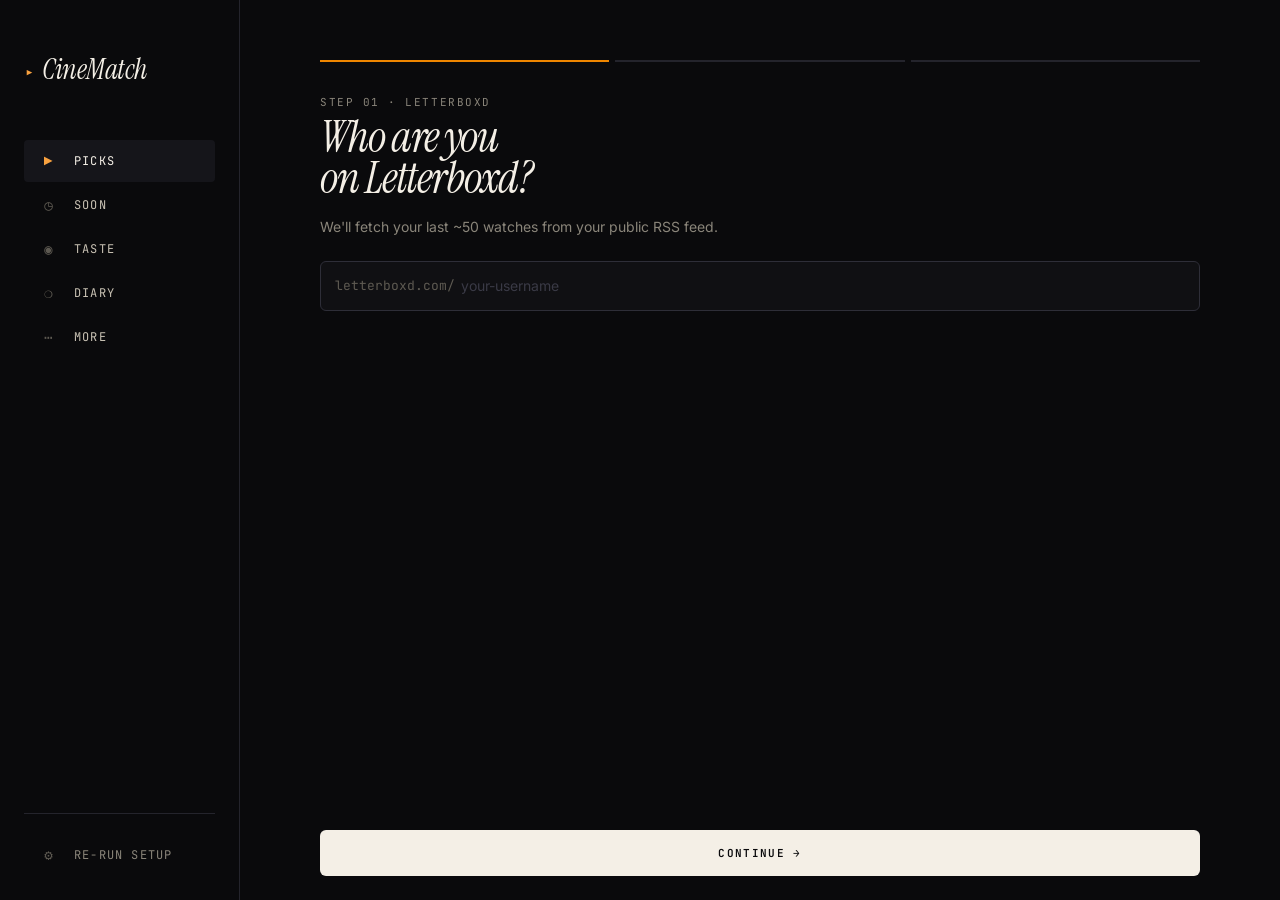
<file: index.html>
<!doctype html>
<html lang="en" data-theme="dark">
<head>
  <meta charset="utf-8" />
  <meta name="viewport" content="width=device-width, initial-scale=1, viewport-fit=cover" />
  <meta name="theme-color" content="#0a0a0c" />
  <meta name="description" content="Personal movie picks from your Letterboxd diary." />
  <title>CineMatch · Personal recommender</title>

  <link rel="manifest" href="/manifest.webmanifest" />
  <link rel="icon" type="image/svg+xml" href="/icons/icon.svg" />
  <link rel="apple-touch-icon" href="/icons/icon.svg" />
  <meta name="apple-mobile-web-app-capable" content="yes" />
  <meta name="apple-mobile-web-app-status-bar-style" content="black-translucent" />
  <meta name="apple-mobile-web-app-title" content="CineMatch" />

  <link rel="preconnect" href="https://fonts.googleapis.com" />
  <link rel="preconnect" href="https://fonts.gstatic.com" crossorigin />
  <link href="https://fonts.googleapis.com/css2?family=Inter:wght@400;500;600&family=Instrument+Serif:ital@0;1&family=JetBrains+Mono:wght@400;500&display=swap" rel="stylesheet" />

  <link rel="stylesheet" href="tokens.css" />
  <link rel="stylesheet" href="style.css" />
</head>
<body>
  <div id="root"></div>
  <noscript>
    <p style="padding:24px;color:#f4efe6;font-family:sans-serif;">CineMatch needs JavaScript enabled.</p>
  </noscript>
  <script type="module" src="app.js"></script>
</body>
</html>
</file>
<file: tokens.css>
/* CineMatch design tokens — editorial neo-noir */

:root {
  /* === Palette: deep ink + bone + amber === */
  --ink-900: #0a0a0c;          /* page background */
  --ink-850: #101013;          /* deep card */
  --ink-800: #15151a;          /* card */
  --ink-750: #1c1c22;          /* elevated card */
  --ink-700: #24242c;          /* hover surface */
  --ink-600: #2e2e38;          /* divider strong */
  --ink-500: #3a3a46;          /* divider */
  --ink-400: #5a5a68;          /* muted icon */

  --bone-100: #f4efe6;         /* primary text */
  --bone-200: #e6e0d4;         /* slightly dimmed */
  --bone-300: #c9c2b4;         /* secondary text */
  --bone-400: #8a857a;         /* tertiary / metadata */
  --bone-500: #5e5a52;         /* deep metadata */

  /* Single warm accent — projector amber */
  --amber-300: oklch(0.86 0.12 70);
  --amber-400: oklch(0.78 0.15 65);
  --amber-500: oklch(0.72 0.17 60);   /* primary accent */
  --amber-600: oklch(0.62 0.16 55);
  --amber-700: oklch(0.52 0.14 50);

  /* Functional */
  --rating-star: var(--amber-400);
  --positive: oklch(0.72 0.13 145);
  --warning: oklch(0.78 0.14 80);
  --danger:  oklch(0.65 0.20 25);

  /* === Type === */
  --font-display: "Instrument Serif", "Times New Roman", serif;
  --font-body: "Inter", -apple-system, system-ui, sans-serif;
  --font-mono: "JetBrains Mono", "SF Mono", ui-monospace, monospace;

  /* Type scale (editorial — generous) */
  --t-mega: clamp(56px, 7vw, 96px);
  --t-display: clamp(40px, 4.5vw, 64px);
  --t-h1: 36px;
  --t-h2: 28px;
  --t-h3: 22px;
  --t-h4: 18px;
  --t-body: 15px;
  --t-small: 13px;
  --t-mono: 12px;
  --t-tiny: 11px;

  /* === Spacing (4px base) === */
  --s-1: 4px;
  --s-2: 8px;
  --s-3: 12px;
  --s-4: 16px;
  --s-5: 20px;
  --s-6: 24px;
  --s-7: 32px;
  --s-8: 40px;
  --s-9: 56px;
  --s-10: 72px;
  --s-11: 96px;

  /* === Radii === */
  --r-1: 2px;
  --r-2: 4px;
  --r-3: 8px;
  --r-4: 12px;
  --r-pill: 999px;

  /* === Shadows / borders === */
  --hairline: 1px solid var(--ink-600);
  --hairline-soft: 1px solid var(--ink-700);
  --shadow-poster: 0 20px 50px -20px rgba(0,0,0,0.8), 0 8px 20px -10px rgba(0,0,0,0.6);
  --shadow-card: 0 4px 12px -4px rgba(0,0,0,0.5);

  /* Motion */
  --ease-out: cubic-bezier(0.22, 0.61, 0.36, 1);
  --ease-emphasis: cubic-bezier(0.16, 1, 0.3, 1);
  --dur-fast: 140ms;
  --dur: 220ms;
  --dur-slow: 420ms;
}

/* Light mode (alt) */
[data-theme="light"] {
  --ink-900: #f7f3ec;
  --ink-850: #efeae0;
  --ink-800: #e8e2d6;
  --ink-750: #ddd5c7;
  --ink-700: #cfc6b5;
  --ink-600: #b8ad99;
  --ink-500: #a2967f;
  --ink-400: #7a6f5c;

  --bone-100: #1a1814;
  --bone-200: #2a2622;
  --bone-300: #46413a;
  --bone-400: #6a6358;
  --bone-500: #8a8273;
}

/* === Resets === */
*, *::before, *::after { box-sizing: border-box; }
html, body { margin: 0; padding: 0; }
body { overflow-x: hidden; }

/* Hero pick is 2-column at >=1100px, single column below */
.hero-pick { grid-template-columns: 1fr; }
@media (min-width: 1100px) {
  .hero-pick { grid-template-columns: minmax(280px, 380px) 1fr; gap: 56px; }
}
.hero-pick > div:first-child { max-width: 380px; }
body {
  font-family: var(--font-body);
  font-size: var(--t-body);
  line-height: 1.5;
  color: var(--bone-200);
  background: var(--ink-900);
  -webkit-font-smoothing: antialiased;
  text-rendering: optimizeLegibility;
}

button { font-family: inherit; cursor: pointer; }
img { display: block; max-width: 100%; }

/* === Utility primitives === */
.mono { font-family: var(--font-mono); font-feature-settings: "ss01"; }
.serif { font-family: var(--font-display); font-style: italic; font-weight: 400; }
.eyebrow {
  font-family: var(--font-mono);
  font-size: var(--t-tiny);
  text-transform: uppercase;
  letter-spacing: 0.14em;
  color: var(--bone-400);
}
.divider { height: 1px; background: var(--ink-600); border: 0; }

/* Main column shouldn't overflow */
main { min-width: 0; }

/* Striped placeholder for images we don't have */
.placeholder-poster {
  background-image: repeating-linear-gradient(
    45deg,
    var(--ink-700) 0,
    var(--ink-700) 8px,
    var(--ink-750) 8px,
    var(--ink-750) 16px
  );
  display: grid;
  place-items: center;
  font-family: var(--font-mono);
  font-size: 10px;
  letter-spacing: 0.12em;
  text-transform: uppercase;
  color: var(--bone-500);
}

/* Star rating */
.stars {
  font-family: var(--font-mono);
  letter-spacing: 0.05em;
  color: var(--amber-400);
}

/* Scrollbar */
::-webkit-scrollbar { width: 10px; height: 10px; }
::-webkit-scrollbar-track { background: transparent; }
::-webkit-scrollbar-thumb { background: var(--ink-700); border-radius: 10px; }
::-webkit-scrollbar-thumb:hover { background: var(--ink-600); }

/* Focus */
:focus-visible {
  outline: 2px solid var(--amber-500);
  outline-offset: 2px;
}
</file>
<file: style.css>
/* ======================================================================
   CineMatch — component styles
   Design system tokens live in tokens.css. This file holds the layout
   and component classes that were inline styles in the React prototype.
   Mobile-first (390×844 reference); content centres on viewports >480px.
   ====================================================================== */

/* === Layout viewport =================================================
   Mobile (default): single phone-shaped column, sidebar hidden, tabbar
   pinned. Tablet (≥481): centred phone column with a soft frame to
   distinguish it from the page background. Desktop (≥1024): the
   sidebar appears, the tabbar hides, the shell loses its frame and
   becomes the editorial column flush against the sidebar.
   ==================================================================== */
#root {
  min-height: 100dvh;
  display: flex;
  justify-content: center;
  background: var(--ink-900);
}
/* The .m-app wrapper is "transparent" on mobile/tablet so the existing
   centred phone-shell layout still works. Desktop turns it into a real
   flex container that hosts both the sidebar and the shell. */
.m-app { display: contents; }
.m-shell {
  width: 100%;
  max-width: 480px;
  /* Pin to viewport so the absolute-positioned tabbar stays at the bottom
     instead of walking down with long content. */
  height: 100dvh;
  max-height: 100dvh;
  background: var(--ink-900);
  color: var(--bone-200);
  display: flex;
  flex-direction: column;
  position: relative;
  overflow: hidden;
}
@media (min-width: 481px) {
  body { background: #000; }
  .m-shell {
    box-shadow: 0 0 0 1px var(--ink-700), 0 30px 80px -20px rgba(0,0,0,0.6);
  }
}

/* === Sidebar (desktop only) ==========================================
   Editorial nav rail. Same five destinations as the bottom tabbar, but
   labelled in mono caps with the active item picking up the ink-800
   surface + amber icon — accent used like punctuation, not decoration.
   ==================================================================== */
.m-sidebar { display: none; }

.m-sidebar__brand {
  display: flex;
  align-items: baseline;
  gap: var(--s-2);
  font-family: var(--font-display);
  font-style: italic;
  font-size: 28px;
  line-height: 1;
  color: var(--bone-100);
  letter-spacing: -0.02em;
  margin-bottom: var(--s-9);
}
.m-sidebar__brand-mark {
  font-family: var(--font-mono);
  font-style: normal;
  font-size: 18px;
  color: var(--amber-400);
}
.m-sidebar__nav {
  display: flex;
  flex-direction: column;
  gap: 2px;
  flex: 1;
}
.m-sidebar__footer {
  padding-top: var(--s-5);
  margin-top: var(--s-5);
  border-top: var(--hairline-soft);
}
.m-sidebar__item {
  display: flex;
  align-items: center;
  gap: var(--s-4);
  padding: var(--s-3) var(--s-4);
  width: 100%;
  background: transparent;
  border: 0;
  border-radius: var(--r-2);
  color: var(--bone-300);
  font-family: var(--font-mono);
  font-size: 12px;
  letter-spacing: 0.1em;
  text-transform: uppercase;
  text-align: left;
  cursor: pointer;
  transition: color var(--dur) var(--ease-out), background var(--dur) var(--ease-out);
}
.m-sidebar__icon {
  display: inline-flex;
  justify-content: center;
  width: 18px;
  font-size: 14px;
  color: var(--bone-500);
  transition: color var(--dur) var(--ease-out);
}
.m-sidebar__item.is-active {
  color: var(--bone-100);
  background: var(--ink-800);
}
.m-sidebar__item.is-active .m-sidebar__icon { color: var(--amber-400); }
.m-sidebar__item--soft { color: var(--bone-400); }

/* === Desktop breakpoint (≥1024px) ====================================
   Sidebar + editorial column. Phone framing is dropped, status-bar
   offsets disappear, headers get a hairline divider, and the scroll
   region gets generous lateral padding (var(--s-9) = 56px) per the
   reference layout.
   ==================================================================== */
@media (min-width: 1024px) {
  body { background: var(--ink-900); }
  #root { justify-content: stretch; }

  .m-app {
    display: flex;
    width: 100%;
    max-width: 1440px;
    margin: 0 auto;
    min-height: 100dvh;
    align-items: stretch;
  }

  .m-sidebar {
    display: flex;
    flex-direction: column;
    flex: 0 0 240px;
    width: 240px;
    padding: var(--s-9) var(--s-6) var(--s-6);
    border-right: var(--hairline-soft);
    background: var(--ink-900);
    position: sticky;
    top: 0;
    height: 100dvh;
  }

  .m-shell {
    max-width: none;
    flex: 1;
    box-shadow: none;
    /* keep height: 100dvh from base — preserves inner-scroll architecture */
  }

  .m-scroll {
    padding: 0 var(--s-9) var(--s-7);
  }

  /* Header de-mobilises: drop the iOS status-bar offset, drop the
     20px lateral padding (the scroll region carries it now), add a
     hairline divider so it reads as an editorial masthead. */
  .m-header {
    padding: var(--s-9) 0 var(--s-6);
    border-bottom: var(--hairline-soft);
    margin-bottom: var(--s-7);
  }
  .m-header__title { font-size: 48px; }
}
.m-scroll {
  flex: 1;
  /* Override flex-item default min-height: auto so the scroll region can
     shrink below its content's intrinsic size and actually scroll. */
  min-height: 0;
  overflow-y: auto;
  overflow-x: hidden;
  padding-bottom: 88px; /* footer nav clearance */
}
.m-shell.no-footer .m-scroll { padding-bottom: 0; }

/* === Bottom tab bar ================================================== */
.m-tabbar {
  position: absolute;
  bottom: 0; left: 0; right: 0;
  padding: 8px 0 max(24px, env(safe-area-inset-bottom));
  background: linear-gradient(180deg, transparent 0%, var(--ink-900) 30%);
  display: flex;
  justify-content: space-around;
  border-top: var(--hairline-soft);
}
.m-tabbar__btn {
  background: transparent;
  border: 0;
  display: flex;
  flex-direction: column;
  align-items: center;
  gap: 2px;
  padding: 8px 12px;
  color: var(--bone-500);
  font-family: var(--font-mono);
  font-size: 9px;
  letter-spacing: 0.12em;
  text-transform: uppercase;
  cursor: pointer;
  min-height: 44px;
}
.m-tabbar__icon { font-size: 18px; color: var(--bone-500); }
.m-tabbar__btn[aria-current="true"] { color: var(--bone-100); }
.m-tabbar__btn[aria-current="true"] .m-tabbar__icon { color: var(--amber-400); }

/* === Header ========================================================== */
.m-header {
  padding: max(60px, env(safe-area-inset-top, 60px)) 20px 16px;
  display: flex;
  align-items: flex-end;
  justify-content: space-between;
  gap: 12px;
  background: var(--ink-900);
}
.m-header__title-block { min-width: 0; }
.m-header__title {
  font-family: var(--font-display);
  font-style: italic;
  font-weight: 400;
  font-size: 32px;
  letter-spacing: -0.02em;
  line-height: 1.05;
  color: var(--bone-100);
  margin: 0;
}
.m-header__action {
  position: relative;
  width: 36px;
  height: 36px;
  border-radius: 18px;
  border: var(--hairline);
  background: transparent;
  color: var(--bone-200);
  font-family: var(--font-mono);
  font-size: 13px;
  cursor: pointer;
  transition: color var(--dur) var(--ease-out), border-color var(--dur) var(--ease-out);
}
.m-header__action:hover { color: var(--bone-100); border-color: var(--ink-500); }
.m-header__action:active { color: var(--amber-400); }
/* Expand hit area to 44×44 without altering visual size (Apple HIG / Material) */
.m-header__action::after {
  content: "";
  position: absolute;
  inset: -4px;
}
.m-header__live {
  font-family: var(--font-mono);
  font-size: 9px;
  color: var(--positive);
  letter-spacing: 0.1em;
}

/* === Posters (placeholder + real-image variants) ====================== */
.m-poster {
  position: relative;
  width: 100%;
  aspect-ratio: 2 / 3;
  border-radius: 6px;
  overflow: hidden;
  background-image: repeating-linear-gradient(
    45deg,
    var(--ink-700) 0,
    var(--ink-700) 8px,
    var(--ink-750) 8px,
    var(--ink-750) 16px
  );
  box-shadow: 0 12px 28px -10px rgba(0,0,0,0.7);
}
/* Real TMDB poster image — drop the stripe pattern; <img> fills the box. */
.m-poster--real { background-image: none; background-color: var(--ink-800); }
.m-poster--real img {
  display: block;
  width: 100%;
  height: 100%;
  object-fit: cover;
}
.m-poster--real .m-poster__overlay,
.m-poster--real .m-poster__stamp { display: none; }
.m-poster--big { /* hero use, larger overlay text */ }
.m-poster--ratio-3-4 { aspect-ratio: 3 / 4; }
.m-poster--big .m-poster__overlay { padding: 14px; }
.m-poster__overlay {
  position: absolute;
  inset: 0;
  display: flex;
  flex-direction: column;
  justify-content: flex-end;
  padding: 8px;
  background: linear-gradient(180deg, transparent 35%, rgba(0,0,0,0.85) 100%);
}
.m-poster__title {
  font-family: var(--font-display);
  font-style: italic;
  color: var(--bone-100);
  font-size: 12px;
  line-height: 1.05;
  letter-spacing: -0.01em;
}
.m-poster--big .m-poster__title { font-size: 22px; }
/* Hide the title overlay on small posters — it duplicates the title shown in
   the card body and collides with the match badge in the bottom-left. */
.m-poster:not(.m-poster--big) .m-poster__title,
.m-poster:not(.m-poster--big) .m-poster__year { display: none; }
.m-poster__year {
  font-family: var(--font-mono);
  font-size: 10px;
  color: var(--bone-400);
  margin-top: 4px;
  letter-spacing: 0.1em;
}
.m-poster__stamp {
  position: absolute;
  top: 6px;
  right: 6px;
  font-family: var(--font-mono);
  font-size: 7px;
  color: var(--bone-500);
  letter-spacing: 0.2em;
}

/* === Score badge ===================================================== */
.m-match {
  font-family: var(--font-mono);
  font-size: 10px;
  letter-spacing: 0.05em;
  color: var(--amber-300);
  border: 1px solid var(--amber-700);
  background: rgba(180, 110, 40, 0.10);
  padding: 2px 6px;
  border-radius: 3px;
  white-space: nowrap;
}

/* === Reason chip ===================================================== */
.m-reason {
  font-family: var(--font-mono);
  font-size: 9px;
  letter-spacing: 0.08em;
  text-transform: uppercase;
  color: var(--bone-300);
  display: inline-flex;
  align-items: center;
  gap: 4px;
}
.m-reason__dot { color: var(--amber-400); }
.m-reason__label { color: var(--bone-500); }
.m-reason__basis { color: var(--bone-200); }

/* === Buttons (action) ================================================ */
.m-btn {
  display: inline-flex;
  align-items: center;
  justify-content: center;
  gap: 6px;
  border: 0;
  background: transparent;
  font-family: var(--font-mono);
  font-size: 11px;
  letter-spacing: 0.12em;
  text-transform: uppercase;
  font-weight: 600;
  border-radius: 6px;
  padding: 14px 16px;
  cursor: pointer;
  transition: opacity var(--dur) var(--ease-out);
}
.m-btn:hover { opacity: 0.85; }
.m-btn:disabled,
.m-btn[aria-disabled="true"] {
  opacity: 0.4;
  cursor: not-allowed;
}
.m-btn:disabled:hover,
.m-btn[aria-disabled="true"]:hover { opacity: 0.4; }
.m-btn:focus-visible {
  outline: 2px solid var(--amber-500);
  outline-offset: 3px;
}
.m-btn--primary { background: var(--amber-500); color: var(--ink-900); width: 100%; padding: 16px; }
.m-btn--bone    { background: var(--bone-100); color: var(--ink-900); width: 100%; padding: 16px; }
.m-btn--ghost   { background: transparent; color: var(--bone-200); border: var(--hairline); padding: 12px; }
.m-btn--ghost-soft { background: transparent; color: var(--bone-400); border: var(--hairline-soft); padding: 12px; }
.m-btn--text    { background: transparent; color: var(--bone-400); padding: 12px; font-size: 11px; }

/* === Tonight's pick (feed hero) ====================================== */
.m-tonight {
  padding: 4px 20px 32px;
  display: block;
  width: 100%;
  text-align: left;
  color: inherit;
  background: transparent;
  border: 0;
  cursor: pointer;
}
.m-tonight__eyebrow {
  font-family: var(--font-mono);
  font-size: var(--t-tiny);
  text-transform: uppercase;
  letter-spacing: 0.14em;
  color: var(--amber-400);
  margin-bottom: 10px;
}
.m-tonight__hero { display: flex; flex-direction: column; gap: 14px; }
.m-tonight__title {
  font-family: var(--font-display);
  font-style: italic;
  font-weight: 400;
  font-size: 38px;
  line-height: 0.95;
  letter-spacing: -0.02em;
  color: var(--bone-100);
  margin: 0;
}
.m-tonight__meta {
  display: flex;
  gap: 10px;
  flex-wrap: wrap;
  align-items: center;
  margin-top: 8px;
  font-family: var(--font-mono);
  font-size: 10px;
  color: var(--bone-400);
  letter-spacing: 0.08em;
}
.m-tonight__meta-sep { color: var(--ink-600); }
/* Callout panel for the recommendation rationale.
   Anchored to the page by an amber eyebrow, not by a side stripe. */
.m-tonight__why {
  padding: 14px 16px;
  border: var(--hairline);
  background: rgba(255, 255, 255, 0.015);
  border-radius: 4px;
}
.m-tonight__why > .eyebrow {
  color: var(--amber-400);
  margin-bottom: 6px;
}
.m-tonight__why p {
  margin: 0;
  color: var(--bone-200);
  font-size: 13px;
  line-height: 1.5;
}

/* === Feed: desktop layout (≥1024px) ==================================
   Same DOM as mobile — only the layout changes.
   Hero becomes a 2-col editorial spread (poster left, headline right);
   the rec grid becomes auto-fit so it fills the column with as many
   cards as fit at a comfortable ~200px each. Lateral padding zeros
   out because .m-scroll already carries 56px on desktop.
   ==================================================================== */
@media (min-width: 1024px) {
  .m-tonight {
    padding: var(--s-2) 0 var(--s-9);
    margin-bottom: var(--s-8);
    border-bottom: var(--hairline-soft);
  }
  .m-tonight__eyebrow {
    font-size: var(--t-mono);
    margin-bottom: var(--s-4);
  }
  .m-tonight__hero {
    display: grid;
    grid-template-columns: minmax(200px, 240px) 1fr;
    gap: var(--s-9);
    align-items: start;
  }
  .m-tonight__title {
    font-size: clamp(56px, 5vw, 80px);
    line-height: 0.95;
    letter-spacing: -0.025em;
  }
  .m-tonight__meta {
    font-size: var(--t-mono);
    margin-top: var(--s-4);
    gap: var(--s-3);
  }
  .m-tonight__why {
    margin-top: var(--s-6);
    padding: var(--s-5) var(--s-6);
    max-width: 620px;
  }
  .m-tonight__why p {
    font-size: var(--t-body);
    line-height: 1.55;
  }

  .m-section-head { padding: 0; margin-bottom: var(--s-5); }
  .m-section-head__title { font-size: var(--t-h2); }

  .m-grid-section { padding: 0; }
  /* auto-fill + 1fr lets the grid pack as many columns as fit at the
     min track width, then stretches them to fill the row evenly — so
     cards never leave dead space inside their track. Min 120px gets
     us 7–8 columns on the desktop column at 1088px-ish wide. */
  .m-grid {
    grid-template-columns: repeat(auto-fill, minmax(120px, 1fr));
    column-gap: var(--s-4);
    row-gap: var(--s-6);
  }
  .m-card { gap: var(--s-2); }
  .m-card__title {
    font-size: var(--t-body);
    overflow-wrap: break-word;
    text-wrap: balance;
  }
  .m-card__meta { font-size: 10px; }
  .m-card__because { font-size: var(--t-small); }
}

/* === Section header ================================================== */
.m-section-head {
  padding: 0 20px;
  margin-bottom: 16px;
}
.m-section-head__inner {
  display: flex;
  align-items: baseline;
  justify-content: space-between;
  padding-bottom: 12px;
  border-bottom: var(--hairline);
}
.m-section-head__title {
  font-family: var(--font-display);
  font-style: italic;
  font-weight: 400;
  font-size: 24px;
  letter-spacing: -0.01em;
  color: var(--bone-100);
  margin: 0;
}
.m-section-head__meta {
  font-family: var(--font-mono);
  font-size: 9px;
  color: var(--bone-500);
  letter-spacing: 0.1em;
}

/* === Horizontal rails ================================================ */
.m-rail { margin-bottom: 28px; }
.m-rail__head {
  display: flex;
  align-items: baseline;
  justify-content: space-between;
  padding: 0 20px;
  margin-bottom: 12px;
}
.m-rail__title {
  font-family: var(--font-display);
  font-style: italic;
  font-weight: 400;
  font-size: 18px;
  color: var(--bone-100);
  margin: 0;
}
.m-rail__more {
  font-family: var(--font-mono);
  font-size: 10px;
  color: var(--bone-500);
}
.m-rail__track {
  display: flex;
  gap: 12px;
  overflow-x: auto;
  overflow-y: hidden;
  padding: 0 20px 4px;
  scrollbar-width: none;
}
.m-rail__track::-webkit-scrollbar { display: none; }
.m-rail__item {
  flex: 0 0 120px;
  background: transparent;
  border: 0;
  padding: 0;
  color: inherit;
  text-align: left;
  display: flex;
  flex-direction: column;
  gap: 8px;
  cursor: pointer;
}
.m-rail__poster-wrap { position: relative; }
.m-rail__match {
  position: absolute;
  bottom: 4px;
  left: 4px;
}
.m-rail__title-text {
  font-family: var(--font-display);
  font-style: italic;
  font-size: 13px;
  line-height: 1.1;
  color: var(--bone-100);
}
.m-rail__director {
  font-family: var(--font-mono);
  font-size: 9px;
  color: var(--bone-500);
  letter-spacing: 0.05em;
}

/* === Grid (feed full list) =========================================== */
.m-grid-section { padding: 8px 20px 24px; }
.m-grid {
  display: grid;
  grid-template-columns: 1fr 1fr;
  column-gap: 18px;
  row-gap: 24px;
}
.m-card {
  background: transparent;
  border: 0;
  padding: 0;
  color: inherit;
  text-align: left;
  display: flex;
  flex-direction: column;
  gap: 8px;
  cursor: pointer;
}
.m-card__poster-wrap { position: relative; }
.m-card__match { position: absolute; bottom: 6px; left: 6px; }
.m-card__title {
  font-family: var(--font-display);
  font-style: italic;
  font-size: 15px;
  line-height: 1.1;
  color: var(--bone-100);
}
.m-card__meta {
  font-family: var(--font-mono);
  font-size: 9px;
  color: var(--bone-400);
  letter-spacing: 0.05em;
}
.m-card__because {
  font-family: var(--font-display);
  font-style: italic;
  font-size: 12px;
  color: var(--bone-300);
  line-height: 1.2;
  margin-top: 2px;
}
.m-card__because em {
  font-style: italic;
  color: var(--amber-400);
}

/* === Detail screen =================================================== */
.m-detail-hero {
  position: relative;
  width: 100%;
  aspect-ratio: 3 / 4;
  background-image: repeating-linear-gradient(
    45deg,
    var(--ink-700) 0,
    var(--ink-700) 12px,
    var(--ink-750) 12px,
    var(--ink-750) 24px
  );
  overflow: hidden;
}
/* Real-poster variant — drops the stripe pattern, shows TMDB art. */
.m-detail-hero--real { background-image: none; background-color: var(--ink-800); }
.m-detail-hero__img {
  position: absolute;
  inset: 0;
  width: 100%;
  height: 100%;
  object-fit: cover;
  display: block;
}
.m-detail-hero__scrim {
  position: absolute;
  inset: 0;
  background: linear-gradient(180deg, rgba(0,0,0,0.4) 0%, transparent 30%, transparent 50%, var(--ink-900) 100%);
}
.m-detail-hero__chrome {
  position: absolute;
  top: max(56px, env(safe-area-inset-top, 56px));
  left: 0;
  right: 0;
  display: flex;
  justify-content: space-between;
  padding: 0 16px;
  z-index: 2;
}
.m-detail-hero__chrome-right { display: flex; gap: 8px; }
.m-glass-btn {
  position: relative;
  width: 36px;
  height: 36px;
  border-radius: 18px;
  background: rgba(0, 0, 0, 0.5);
  -webkit-backdrop-filter: blur(8px);
  backdrop-filter: blur(8px);
  border: 1px solid rgba(255, 255, 255, 0.15);
  color: var(--bone-100);
  font-family: var(--font-mono);
  font-size: 14px;
  cursor: pointer;
  display: grid;
  place-items: center;
  transition: background var(--dur) var(--ease-out), border-color var(--dur) var(--ease-out);
}
.m-glass-btn:hover {
  background: rgba(0, 0, 0, 0.65);
  border-color: rgba(255, 255, 255, 0.25);
}
.m-glass-btn:active {
  background: rgba(0, 0, 0, 0.8);
}
/* Expand hit area to ≥44×44 without altering visual size */
.m-glass-btn::after {
  content: "";
  position: absolute;
  inset: -4px;
}
.m-detail-hero__caption {
  position: absolute;
  bottom: 0;
  left: 0;
  right: 0;
  padding: 0 20px 20px;
  z-index: 2;
}
.m-detail-hero__match {
  font-family: var(--font-mono);
  font-size: var(--t-tiny);
  text-transform: uppercase;
  letter-spacing: 0.14em;
  color: var(--amber-400);
  margin-bottom: 8px;
}
.m-detail-hero__title {
  font-family: var(--font-display);
  font-style: italic;
  font-weight: 400;
  font-size: 48px;
  line-height: 0.92;
  letter-spacing: -0.025em;
  color: var(--bone-100);
  margin: 0;
}

.m-detail-body { padding: 0 20px 32px; }
.m-detail__meta {
  display: flex;
  gap: 10px;
  flex-wrap: wrap;
  align-items: center;
  margin-top: 12px;
  font-family: var(--font-mono);
  font-size: 10px;
  color: var(--bone-400);
  letter-spacing: 0.08em;
}
.m-detail__meta-sep { color: var(--ink-600); }
.m-detail__tagline {
  font-family: var(--font-display);
  font-style: italic;
  font-size: 18px;
  color: var(--bone-200);
  line-height: 1.35;
  margin: 16px 0 0;
}
.m-detail__cta-row {
  display: grid;
  grid-template-columns: 1fr 1fr;
  gap: 8px;
  margin-top: 8px;
}
/* Watched status — reads as catalog metadata, not a button. The amber dot
   is the single brand accent applied as punctuation. */
.m-detail__watched {
  display: inline-flex;
  align-items: center;
  justify-content: center;
  gap: 8px;
  padding: 14px 16px;
  font-family: var(--font-mono);
  font-size: var(--t-tiny);
  letter-spacing: 0.12em;
  text-transform: uppercase;
  color: var(--bone-400);
  border: var(--hairline-soft);
  border-radius: var(--r-3);
}
.m-detail__watched::before {
  content: "";
  flex: 0 0 6px;
  width: 6px;
  height: 6px;
  border-radius: var(--r-pill);
  background: var(--amber-400);
}
.m-detail__section { margin-top: 36px; }
.m-detail__why {
  color: var(--bone-300);
  font-size: 13px;
  line-height: 1.55;
  margin: 0;
}
.m-detail__matches { margin-top: 18px; display: flex; flex-direction: column; gap: 8px; }
.m-detail__match-row {
  display: grid;
  grid-template-columns: 44px 1fr auto;
  gap: 12px;
  align-items: center;
  padding: 10px 12px;
  border: var(--hairline-soft);
  border-radius: 4px;
  background: var(--ink-800);
}
.m-detail__match-poster { width: 40px; }
.m-detail__match-title {
  font-family: var(--font-display);
  font-style: italic;
  font-size: 14px;
  color: var(--bone-100);
  line-height: 1.1;
}
.m-detail__match-source {
  font-family: var(--font-mono);
  font-size: 9px;
  color: var(--bone-500);
  letter-spacing: 0.05em;
  margin-top: 2px;
}
.m-detail__match-stars { font-family: var(--font-mono); font-size: 10px; color: var(--amber-400); }

.m-score-bars { display: flex; flex-direction: column; gap: 12px; }
.m-score-row__head {
  display: flex;
  justify-content: space-between;
  margin-bottom: 4px;
  font-family: var(--font-mono);
  font-size: 10px;
  letter-spacing: 0.05em;
}
.m-score-row__label { color: var(--bone-300); text-transform: uppercase; }
.m-score-row__pct { color: var(--amber-300); }
.m-score-row__track { height: 3px; background: var(--ink-700); border-radius: 2px; }
.m-score-row__fill { height: 100%; background: var(--amber-500); }

/* === Upcoming list =================================================== */
.m-upcoming-list {
  padding: 8px 20px 32px;
  display: flex;
  flex-direction: column;
  gap: 16px;
}
.m-upcoming__row {
  display: grid;
  grid-template-columns: 60px 70px 1fr;
  gap: 14px;
  align-items: center;
  background: transparent;
  border: 0;
  padding: 12px 0;
  border-bottom: var(--hairline-soft);
  text-align: left;
  color: inherit;
  cursor: pointer;
}
.m-upcoming__date { text-align: center; }
.m-upcoming__month {
  font-family: var(--font-mono);
  font-size: 9px;
  color: var(--amber-400);
  letter-spacing: 0.18em;
}
.m-upcoming__day {
  font-family: var(--font-display);
  font-style: italic;
  font-size: 36px;
  color: var(--bone-100);
  line-height: 1;
  margin-top: 2px;
}
.m-upcoming__countdown {
  font-family: var(--font-mono);
  font-size: 8px;
  color: var(--bone-500);
  letter-spacing: 0.1em;
  margin-top: 2px;
}
.m-upcoming__title {
  font-family: var(--font-display);
  font-style: italic;
  font-size: 19px;
  color: var(--bone-100);
  line-height: 1.05;
}
.m-upcoming__director {
  font-family: var(--font-mono);
  font-size: 9px;
  color: var(--bone-400);
  margin-top: 4px;
  letter-spacing: 0.08em;
}
.m-upcoming__reason {
  font-family: var(--font-display);
  font-style: italic;
  font-size: 12px;
  color: var(--bone-300);
  margin-top: 6px;
}

/* === Taste profile =================================================== */
.m-taste-body { padding: 0 20px 32px; }
.m-taste__statgrid {
  display: grid;
  grid-template-columns: 1fr 1fr;
  border: var(--hairline);
  border-radius: 4px;
  margin-top: 12px;
  overflow: hidden;
}
.m-taste__stat { padding: 16px 14px; }
.m-taste__stat:nth-child(1), .m-taste__stat:nth-child(3) { border-right: var(--hairline); }
.m-taste__stat:nth-child(1), .m-taste__stat:nth-child(2) { border-bottom: var(--hairline); }
.m-taste__stat-value {
  font-family: var(--font-display);
  font-style: italic;
  font-size: 36px;
  color: var(--bone-100);
  line-height: 1;
  letter-spacing: -0.02em;
}
.m-taste__stat-sub {
  font-family: var(--font-mono);
  font-size: 9px;
  color: var(--bone-500);
  margin-top: 4px;
}
.m-taste__block { margin-top: 32px; }
.m-taste__genre-row {
  display: grid;
  grid-template-columns: 16px 90px 1fr 32px;
  gap: 10px;
  align-items: center;
  margin-bottom: 10px;
}
.m-taste__genre-row:last-child { margin-bottom: 0; }
.m-taste__genre-num {
  font-family: var(--font-mono);
  font-size: 9px;
  color: var(--bone-500);
}
.m-taste__genre-name {
  font-family: var(--font-display);
  font-style: italic;
  font-size: 16px;
  color: var(--bone-300);
}
.m-taste__genre-row.is-top .m-taste__genre-name { color: var(--bone-100); }
.m-taste__genre-bar { height: 2px; background: var(--ink-700); }
.m-taste__genre-fill { height: 100%; background: var(--ink-500); }
.m-taste__genre-row.is-top .m-taste__genre-fill { background: var(--amber-500); }
.m-taste__genre-count {
  font-family: var(--font-mono);
  font-size: 10px;
  color: var(--bone-400);
  text-align: right;
}
.m-taste__director-row {
  display: grid;
  grid-template-columns: 1fr auto auto;
  gap: 12px;
  align-items: baseline;
  padding: 10px 0;
  border-bottom: var(--hairline-soft);
}
.m-taste__director-row:last-child { border-bottom: 0; }
.m-taste__director-name {
  font-family: var(--font-display);
  font-style: italic;
  font-size: 16px;
  color: var(--bone-100);
}
.m-taste__director-count {
  font-family: var(--font-mono);
  font-size: 9px;
  color: var(--bone-400);
  letter-spacing: 0.08em;
}
.m-taste__decades {
  display: grid;
  align-items: end;
  height: 140px;
  padding-bottom: 24px;
  border-bottom: var(--hairline);
}
.m-taste__decade {
  display: flex;
  flex-direction: column;
  align-items: center;
  gap: 6px;
  height: 100%;
  justify-content: flex-end;
}
.m-taste__decade-count {
  font-family: var(--font-mono);
  font-size: 9px;
  color: var(--bone-300);
}
.m-taste__decade-bar {
  width: 60%;
  background: var(--ink-600);
}
.m-taste__decade.is-peak .m-taste__decade-bar { background: var(--amber-500); }
.m-taste__decade-label {
  font-family: var(--font-mono);
  font-size: 8px;
  color: var(--bone-500);
}
.m-taste__lang-stack {
  display: flex;
  height: 24px;
  border-radius: 3px;
  overflow: hidden;
  border: var(--hairline-soft);
}
.m-taste__lang-seg { height: 100%; }
.m-taste__lang-legend {
  display: flex;
  flex-wrap: wrap;
  gap: 12px;
  margin-top: 12px;
}
.m-taste__lang-legend-item { display: flex; align-items: center; gap: 6px; }
.m-taste__lang-swatch { width: 6px; height: 6px; border-radius: 1px; }
.m-taste__lang-name {
  font-family: var(--font-mono);
  font-size: 10px;
  color: var(--bone-300);
}
.m-taste__lang-pct { color: var(--bone-500); }

/* === Diary list ====================================================== */
.m-diary-list { padding: 8px 20px 32px; }
.m-diary__unrated {
  font-family: var(--font-mono);
  font-size: 10px;
  letter-spacing: 0.08em;
  text-transform: uppercase;
  color: var(--bone-500);
}

/* === Taste-profile build progress (shown during enrichment) ============ */
.m-taste__progress {
  width: 100%;
  max-width: 280px;
  margin-top: 12px;
}
.m-taste__progress-track {
  height: 3px;
  background: var(--ink-700);
  border-radius: 2px;
  overflow: hidden;
}
.m-taste__progress-fill {
  height: 100%;
  background: var(--amber-500);
  transition: width var(--dur-slow) var(--ease-out);
}
.m-taste__progress-label {
  margin-top: 8px;
  font-family: var(--font-mono);
  font-size: 10px;
  color: var(--bone-400);
  letter-spacing: 0.08em;
  text-align: center;
}

/* === Empty state ====================================================== */
.m-empty {
  padding: 48px 24px 32px;
  text-align: center;
  display: flex;
  flex-direction: column;
  align-items: center;
  gap: 14px;
}
.m-empty__title {
  font-family: var(--font-display);
  font-style: italic;
  font-weight: 400;
  font-size: 28px;
  color: var(--bone-100);
  letter-spacing: -0.015em;
}
.m-empty__body {
  font-size: 13.5px;
  line-height: 1.55;
  color: var(--bone-400);
  max-width: 36ch;
  margin: 0;
}
.m-empty .m-btn { margin-top: 8px; }

/* === Fixture-data banner (shown on screens not yet wired to real data) - */
.m-fixture-note {
  margin: 0 20px 16px;
  padding: 10px 12px;
  border: var(--hairline-soft);
  border-radius: 4px;
  background: rgba(255, 255, 255, 0.015);
  font-family: var(--font-mono);
  font-size: 10px;
  line-height: 1.5;
  letter-spacing: 0.04em;
  color: var(--bone-400);
}
.m-fixture-note strong {
  color: var(--amber-400);
  font-weight: 500;
  letter-spacing: 0.1em;
  text-transform: uppercase;
}
.m-diary__row {
  display: grid;
  grid-template-columns: 60px 1fr auto;
  gap: 14px;
  align-items: center;
  padding: 14px 0;
  border-bottom: var(--hairline-soft);
}
.m-diary__poster { width: 60px; }
.m-diary__title {
  font-family: var(--font-display);
  font-style: italic;
  font-size: 17px;
  color: var(--bone-100);
  line-height: 1.1;
}
.m-diary__meta {
  font-family: var(--font-mono);
  font-size: 9px;
  color: var(--bone-400);
  margin-top: 4px;
}

/* === Settings (More) ================================================= */
.m-settings { padding: 8px 20px 40px; display: flex; flex-direction: column; }
.m-settings__row {
  display: flex;
  align-items: center;
  justify-content: space-between;
  padding: 14px 0;
  border-bottom: var(--hairline-soft);
}
.m-settings__row-label {
  font-family: var(--font-mono);
  font-size: var(--t-tiny);
  text-transform: uppercase;
  letter-spacing: 0.14em;
  color: var(--bone-400);
  margin-bottom: 4px;
}
.m-settings__row-value {
  font-family: var(--font-display);
  font-style: italic;
  font-size: 17px;
  color: var(--bone-100);
}
.m-settings__group {
  margin-top: 28px;
  display: flex;
  flex-direction: column;
  gap: 10px;
}
.m-settings__group-label {
  font-family: var(--font-mono);
  font-size: var(--t-tiny);
  text-transform: uppercase;
  letter-spacing: 0.14em;
  color: var(--bone-500);
  margin-bottom: 2px;
}
.m-settings__action {
  width: 100%;
  padding: 14px 16px;
  text-align: center;
}
.m-settings__action[disabled] {
  opacity: 0.4;
  cursor: not-allowed;
  pointer-events: none;
}
.m-settings__action--danger {
  color: var(--rust-400, #d97757);
  border-color: color-mix(in oklch, var(--rust-400, #d97757) 40%, transparent);
}
.m-settings__action--danger:hover { background: color-mix(in oklch, var(--rust-400, #d97757) 10%, transparent); }

/* === Toast notifications ============================================= */
.m-toast-host {
  position: fixed;
  left: 0;
  right: 0;
  bottom: calc(env(safe-area-inset-bottom, 0px) + 84px); /* clear the tabbar */
  display: flex;
  flex-direction: column;
  align-items: center;
  gap: 8px;
  z-index: 1000;
  pointer-events: none;
}
.m-toast {
  pointer-events: auto;
  max-width: min(420px, calc(100vw - 32px));
  padding: 12px 16px;
  border-radius: 10px;
  background: var(--ink-700);
  color: var(--bone-100);
  font-family: var(--font-mono);
  font-size: 12px;
  line-height: 1.4;
  letter-spacing: 0.02em;
  border: var(--hairline);
  box-shadow: 0 12px 32px rgba(0, 0, 0, 0.45);
  opacity: 0;
  transform: translateY(8px);
  transition:
    opacity var(--dur, 200ms) var(--ease-out, ease-out),
    transform var(--dur, 200ms) var(--ease-out, ease-out);
  cursor: pointer;
}
.m-toast.is-shown { opacity: 1; transform: translateY(0); }
.m-toast.is-leaving { opacity: 0; transform: translateY(4px); }
.m-toast--success {
  border-color: color-mix(in oklch, var(--amber-500) 60%, transparent);
  background: color-mix(in oklch, var(--amber-500) 14%, var(--ink-800));
  color: var(--bone-100);
}
.m-toast--error {
  border-color: color-mix(in oklch, var(--rust-400, #d97757) 60%, transparent);
  background: color-mix(in oklch, var(--rust-400, #d97757) 16%, var(--ink-800));
  color: var(--bone-100);
}
@media (prefers-reduced-motion: reduce) {
  .m-toast { transition: opacity 120ms linear; transform: none; }
  .m-toast.is-shown, .m-toast.is-leaving { transform: none; }
}

/* === Setup wizard ==================================================== */
.m-setup { padding: 60px 24px 24px; display: flex; flex-direction: column; min-height: 100%; }
.m-setup__progress {
  display: flex;
  gap: 6px;
  margin-bottom: 32px;
}
.m-setup__progress-step {
  flex: 1;
  height: 2px;
  background: var(--ink-700);
}
.m-setup__progress-step.is-active { background: var(--amber-500); }
.m-setup__title {
  font-family: var(--font-display);
  font-style: italic;
  font-weight: 400;
  font-size: 44px;
  line-height: 0.95;
  letter-spacing: -0.025em;
  color: var(--bone-100);
  margin: 0;
}
.m-setup__lede {
  color: var(--bone-400);
  font-size: 14px;
  line-height: 1.5;
  margin: 16px 0 24px;
}
.m-setup__field {
  display: flex;
  align-items: center;
  border: var(--hairline);
  border-radius: 6px;
  padding: 14px;
  background: var(--ink-850);
  gap: 6px;
  cursor: text;
  transition: border-color var(--dur) var(--ease-out);
}
.m-setup__field:hover { border-color: var(--ink-500); }
.m-setup__field:focus-within {
  border-color: var(--amber-500);
  box-shadow: 0 0 0 1px var(--amber-500);
}
.m-setup__field-prefix {
  font-family: var(--font-mono);
  font-size: 13px;
  color: var(--bone-500);
  white-space: nowrap;
}
.m-setup__field-input {
  flex: 1;
  min-width: 0;
  background: transparent;
  border: 0;
  outline: 0;
  padding: 0;
  font-family: var(--font-body);
  font-size: 14px;
  color: var(--bone-100);
  caret-color: var(--amber-400);
}
.m-setup__field-input::placeholder { color: var(--ink-500); }

/* Inline error message slot — used for TMDB validation, RSS fetch failures */
.m-setup__error {
  margin-top: 12px;
  padding: 10px 12px;
  border: 1px solid color-mix(in oklch, var(--danger) 50%, var(--ink-600));
  border-radius: 4px;
  background: color-mix(in oklch, var(--danger) 8%, transparent);
  color: var(--bone-100);
  font-family: var(--font-mono);
  font-size: 11px;
  line-height: 1.5;
  letter-spacing: 0.02em;
}
.m-setup__error[hidden] { display: none; }

/* Continue button busy state (token validation, RSS fetch) */
.m-btn[aria-busy="true"] {
  opacity: 0.6;
  cursor: progress;
  pointer-events: none;
}
/* Editable token field — JWTs are long, so use a small textarea for wrap. */
.m-setup__token {
  display: block;
  width: 100%;
  border: var(--hairline);
  border-radius: 6px;
  padding: 14px;
  background: var(--ink-850);
  color: var(--bone-100);
  font-family: var(--font-mono);
  font-size: 12px;
  line-height: 1.5;
  word-break: break-all;
  resize: vertical;
  min-height: 96px;
  transition: border-color var(--dur) var(--ease-out);
}
.m-setup__token::placeholder { color: var(--bone-500); }
.m-setup__token:hover { border-color: var(--ink-500); }
.m-setup__token:focus-visible {
  outline: none;
  border-color: var(--amber-500);
  box-shadow: 0 0 0 1px var(--amber-500);
}

/* CSV dropzone — visually a dashed box, semantically a label wrapping a
   hidden file input. Hover/focus/active states convey interactivity. */
.m-setup__drop {
  display: block;
  border: 1px dashed var(--ink-500);
  border-radius: 6px;
  padding: 32px 16px;
  text-align: center;
  background: rgba(255, 255, 255, 0.01);
  cursor: pointer;
  transition: border-color var(--dur) var(--ease-out),
              background var(--dur) var(--ease-out);
}
@media (hover: hover) {
  .m-setup__drop:hover {
    border-color: var(--amber-500);
    background: rgba(255, 255, 255, 0.025);
  }
}
.m-setup__drop:focus-within {
  border-color: var(--amber-500);
  background: rgba(255, 255, 255, 0.025);
}
.m-setup__drop.is-filled {
  border-style: solid;
  border-color: var(--amber-500);
  background: rgba(180, 110, 40, 0.06);
}
.m-setup__drop-prompt {
  font-family: var(--font-mono);
  font-size: 11px;
  color: var(--bone-300);
  letter-spacing: 0.1em;
  text-transform: uppercase;
  margin-bottom: 6px;
}
.m-setup__drop-sub {
  font-family: var(--font-mono);
  font-size: 9px;
  color: var(--bone-500);
}
.m-setup__drop-input {
  /* Visually hidden but keyboard-focusable */
  position: absolute;
  width: 1px;
  height: 1px;
  padding: 0;
  margin: -1px;
  overflow: hidden;
  clip: rect(0, 0, 0, 0);
  white-space: nowrap;
  border: 0;
}
.m-setup__footer {
  margin-top: auto;
  display: flex;
  flex-direction: column;
  gap: 10px;
}

/* ====================================================================== */
/* Polish: interaction states, eyebrow utilities, reduced-motion          */
/* ====================================================================== */

/* --- Eyebrow spacing utilities (replace one-off inline margins) ------- */
.eyebrow--mb-sm  { margin-bottom: 6px; }
.eyebrow--mb-md  { margin-bottom: 12px; }
.eyebrow--mb-lg  { margin-bottom: 14px; }
.eyebrow--stat   { margin-bottom: 8px; font-size: 9px; }

/* --- Visually hidden but available to screen readers + keyboard -------- */
.visually-hidden {
  position: absolute;
  width: 1px;
  height: 1px;
  padding: 0;
  margin: -1px;
  overflow: hidden;
  clip: rect(0, 0, 0, 0);
  white-space: nowrap;
  border: 0;
}

/* --- Cluster spacing utilities (one-off margins for screen content) --- */
.m-mt-md  { margin-top: 20px; }
.m-min-w-0 { min-width: 0; }

/* --- Interactive cards: hover lift, active press, focus ring ---------- */
.m-tonight,
.m-card,
.m-rail__item,
.m-upcoming__row {
  transition: transform var(--dur) var(--ease-out), opacity var(--dur) var(--ease-out);
}
@media (hover: hover) {
  .m-card:hover,
  .m-rail__item:hover,
  .m-upcoming__row:hover { transform: translateY(-2px); }
  .m-tonight:hover { opacity: 0.94; }
}
.m-card:active,
.m-rail__item:active,
.m-upcoming__row:active { transform: translateY(0); }
.m-tonight:active { opacity: 0.88; }

/* --- Tab bar feedback ------------------------------------------------- */
.m-tabbar__btn {
  transition: color var(--dur) var(--ease-out);
}
.m-tabbar__btn .m-tabbar__icon {
  transition: color var(--dur) var(--ease-out);
}
@media (hover: hover) {
  .m-tabbar__btn:hover { color: var(--bone-300); }
  .m-tabbar__btn:hover .m-tabbar__icon { color: var(--bone-300); }
  .m-tabbar__btn[aria-current="true"]:hover { color: var(--bone-100); }
  .m-tabbar__btn[aria-current="true"]:hover .m-tabbar__icon { color: var(--amber-400); }
}

/* --- Action buttons: tighter active state ----------------------------- */
.m-btn { transition: opacity var(--dur) var(--ease-out), transform var(--dur) var(--ease-out); }
.m-btn:active { transform: translateY(1px); opacity: 0.9; }


/* --- Focus rings on full-card buttons sit cleaner inside the card ---- */
.m-tonight:focus-visible,
.m-card:focus-visible,
.m-rail__item:focus-visible,
.m-upcoming__row:focus-visible {
  outline: 2px solid var(--amber-500);
  outline-offset: 4px;
  border-radius: 8px;
}

/* --- Reduced-motion preference --------------------------------------- */
@media (prefers-reduced-motion: reduce) {
  *,
  *::before,
  *::after {
    animation-duration: 0.01ms !important;
    animation-iteration-count: 1 !important;
    transition-duration: 0.01ms !important;
    scroll-behavior: auto !important;
  }
  .m-setup__caret { animation: none; opacity: 1; }
}
</file>
